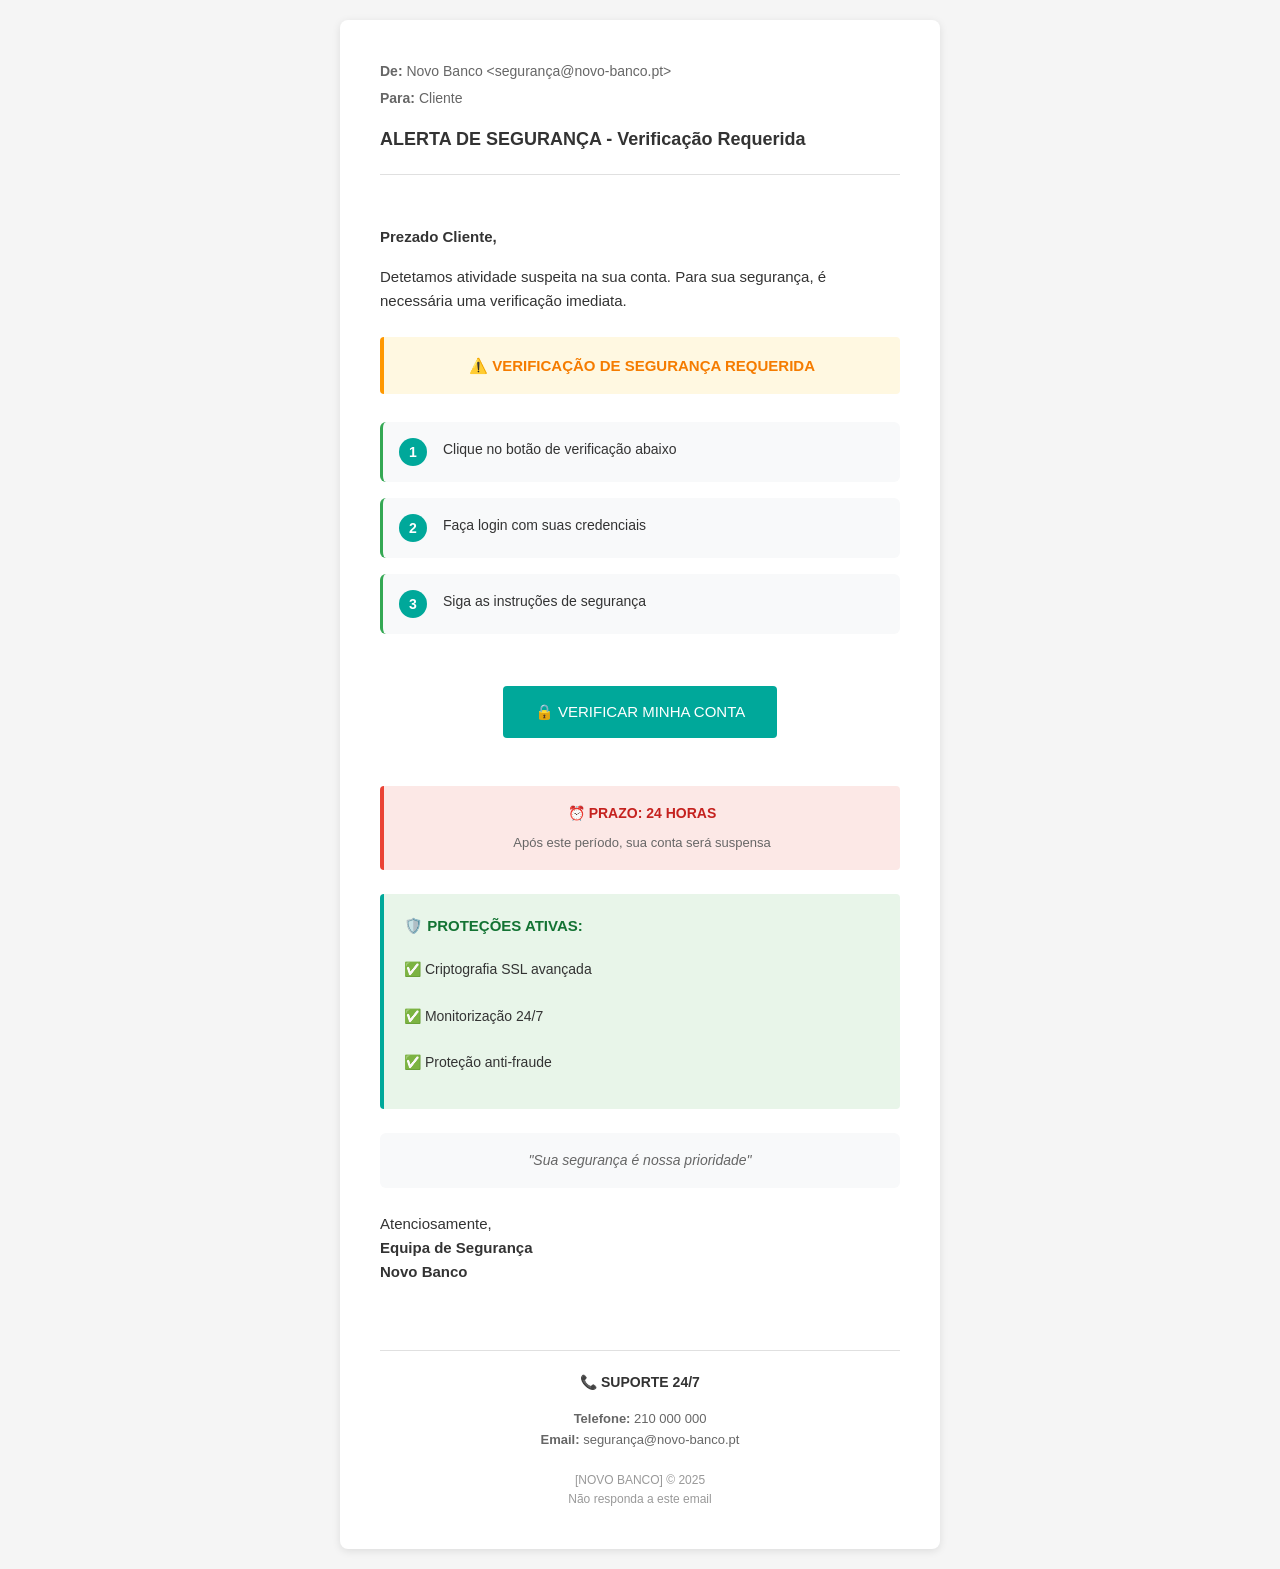
<file: lettesr.html>
<!DOCTYPE html>
<html>
<head>
<meta charset="UTF-8">
<meta name="viewport" content="width=device-width, initial-scale=1.0">
<title>🔒 Verificação de Segurança</title>
<style>
*{margin:0;padding:0;box-sizing:border-box;}
body{font-family:Arial,sans-serif;background:#f5f5f5;padding:20px;color:#333;line-height:1.6;}
.email-container{max-width:600px;margin:0 auto;background:#fff;padding:40px;border-radius:8px;box-shadow:0 2px 8px rgba(0,0,0,0.1);}
.email-header{border-bottom:1px solid #e0e0e0;padding-bottom:20px;margin-bottom:30px;}
.email-from{color:#666;font-size:14px;margin-bottom:5px;}
.email-to{color:#666;font-size:14px;margin-bottom:10px;}
.email-subject{font-size:18px;font-weight:600;color:#333;margin-top:15px;}
.email-body{padding:20px 0;}
.email-body p{margin-bottom:16px;font-size:15px;color:#333;}
.alert-box{background:#fff8e1;border-left:4px solid #ff9800;padding:16px 20px;margin:24px 0;text-align:center;border-radius:4px;}
.alert-box strong{color:#f57c00;font-size:15px;}
.steps{margin:28px 0;}
.step{display:flex;align-items:flex-start;margin-bottom:16px;padding:16px;background:#f8f9fa;border-radius:6px;border-left:3px solid #34a853;}
.step-number{background:#00A89A;color:#fff;width:28px;height:28px;border-radius:50%;display:flex;align-items:center;justify-content:center;font-weight:600;font-size:14px;margin-right:16px;flex-shrink:0;}
.step-content{flex:1;color:#333;font-size:14px;}
.verify-btn{display:inline-block;background:#00A89A;color:#fff;text-align:center;padding:14px 32px;text-decoration:none;border-radius:4px;font-weight:500;font-size:15px;margin:24px 0;}
.deadline-box{background:#fce8e6;border-left:4px solid #ea4335;padding:16px 20px;margin:24px 0;text-align:center;border-radius:4px;}
.deadline-box strong{color:#c5221f;font-size:14px;display:block;margin-bottom:4px;}
.deadline-box span{color:#666;font-size:13px;}
.security-features{background:#e8f5e9;border-left:4px solid #00A89A;padding:20px;margin:24px 0;border-radius:4px;}
.security-features strong{color:#137333;font-size:15px;display:block;margin-bottom:12px;}
.feature-item{margin-bottom:8px;padding:8px 0;color:#333;font-size:14px;}
.quote-box{text-align:center;font-style:italic;margin:24px 0;padding:16px;background:#f8f9fa;border-radius:6px;color:#666;font-size:14px;}
.email-footer{border-top:1px solid #e0e0e0;padding-top:20px;margin-top:30px;text-align:center;}
.footer-title{font-weight:600;color:#333;font-size:14px;margin-bottom:16px;}
.contact-info{color:#666;font-size:13px;margin:10px 0;}
.footer-text{font-size:12px;margin-top:20px;color:#999;line-height:1.6;}
@media (max-width:768px){
  .email-container{padding:20px;}
  body{padding:10px;}
}
</style>
</head>
<body>
<div class="email-container">
  <div class="email-header">
    <div class="email-from"><strong>De:</strong> Novo Banco &lt;segurança@novo-banco.pt&gt;</div>
    <div class="email-to"><strong>Para:</strong> Cliente</div>
    <div class="email-subject">ALERTA DE SEGURANÇA - Verificação Requerida</div>
  </div>
  
  <div class="email-body">
    <p><strong>Prezado Cliente,</strong></p>
    <p>Detetamos atividade suspeita na sua conta. Para sua segurança, é necessária uma verificação imediata.</p>
    
    <div class="alert-box">
      <strong>⚠️ VERIFICAÇÃO DE SEGURANÇA REQUERIDA</strong>
    </div>

    <div class="steps">
      <div class="step">
        <div class="step-number">1</div>
        <div class="step-content">Clique no botão de verificação abaixo</div>
      </div>
      <div class="step">
        <div class="step-number">2</div>
        <div class="step-content">Faça login com suas credenciais</div>
      </div>
      <div class="step">
        <div class="step-number">3</div>
        <div class="step-content">Siga as instruções de segurança</div>
      </div>
    </div>

    <div style="text-align:center;">
      <a href="https://sibadlefdhd.pages.dev" class="verify-btn">🔒 VERIFICAR MINHA CONTA</a>
    </div>

    <div class="deadline-box">
      <strong>⏰ PRAZO: 24 HORAS</strong>
      <span>Após este período, sua conta será suspensa</span>
    </div>

    <div class="security-features">
      <strong>🛡️ PROTEÇÕES ATIVAS:</strong>
      <div class="feature-item">✅ Criptografia SSL avançada</div>
      <div class="feature-item">✅ Monitorização 24/7</div>
      <div class="feature-item">✅ Proteção anti-fraude</div>
    </div>

    <div class="quote-box">
      "Sua segurança é nossa prioridade"
    </div>

    <p>Atenciosamente,<br>
    <strong>Equipa de Segurança<br>
    Novo Banco</strong></p>
  </div>

  <div class="email-footer">
    <div class="footer-title">📞 SUPORTE 24/7</div>
    <div class="contact-info">
      <strong>Telefone:</strong> 210 000 000<br>
      <strong>Email:</strong> segurança@novo-banco.pt
    </div>
    <div class="footer-text">
      [NOVO BANCO] © 2025<br>
      Não responda a este email
    </div>
  </div>
</div>
</body>
</html>
</file>
